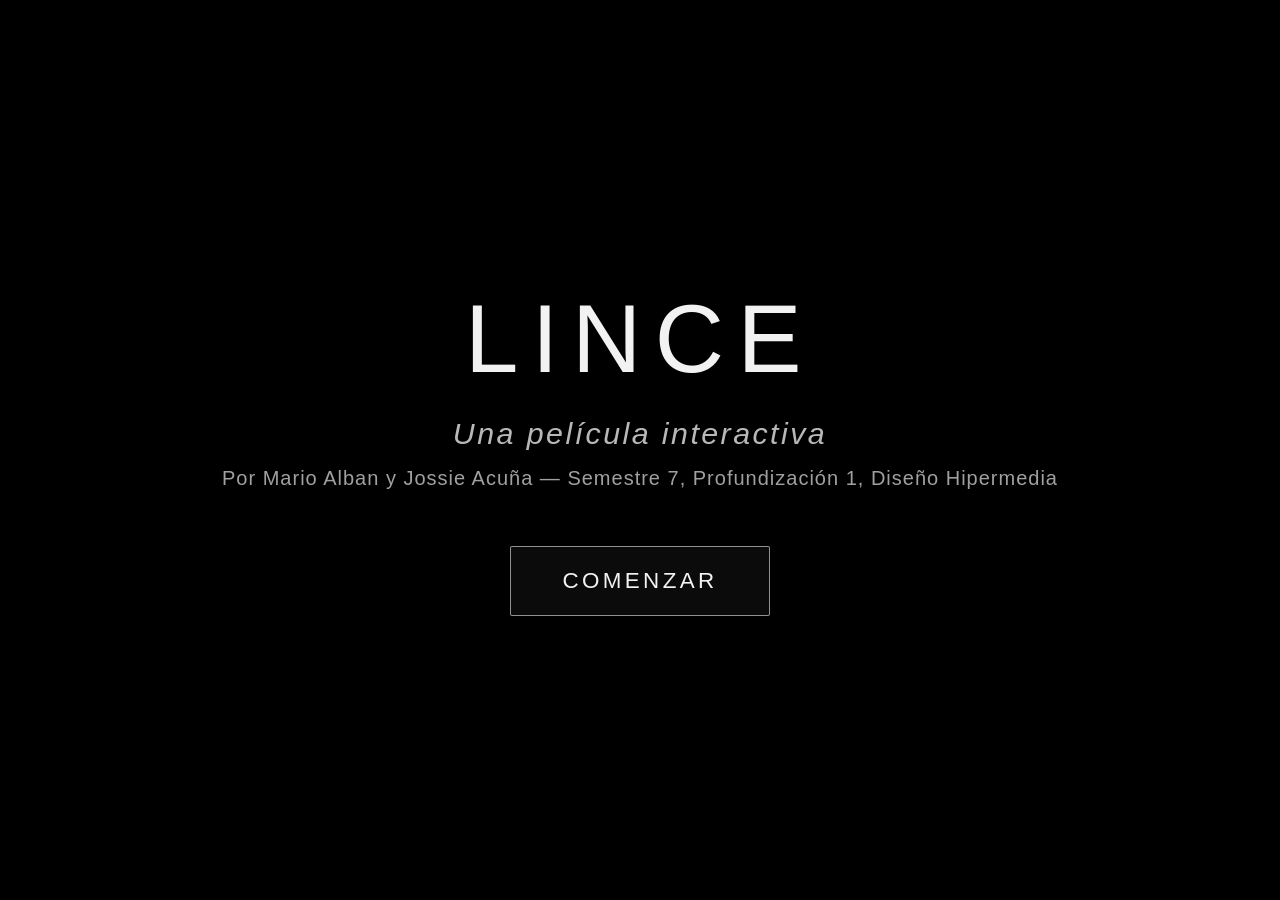
<file: proyectos/lince/index.html>
<!DOCTYPE html>
<html lang="es">
<head>
  <meta charset="UTF-8" />
  <meta name="viewport" content="width=device-width, initial-scale=1.0" />
  <title>LINCE</title>
  <meta name="description" content="Cortometraje interactivo hecho por Mario Alban y Jossie Acuña, Semestre 7, clase Profundización 1, Diseño Hipermedia." />
  <meta name="author" content="Mario Alban, Jossie Acuña" />
  <link rel="stylesheet" href="css/style.css" />
</head>
<body>

  <div id="cine">

    <video id="reproductor" playsinline></video>

    <!-- Barra de control del clip actual (aparece solo al pasar el mouse) -->
    <div id="controles" class="controles">
      <button id="btn-play-pausa" class="btn-play-pausa" aria-label="Reproducir o pausar">
        <svg id="icono-play" viewBox="0 0 24 24" width="18" height="18"><path fill="currentColor" d="M8 5v14l11-7z"/></svg>
        <svg id="icono-pausa" viewBox="0 0 24 24" width="18" height="18"><path fill="currentColor" d="M6 5h4v14H6zM14 5h4v14h-4z"/></svg>
      </button>

      <span id="tiempo-actual" class="tiempo">0:00</span>

      <div id="barra-progreso" class="barra-progreso">
        <div id="progreso-fondo" class="progreso-fondo"></div>
        <div id="progreso-relleno" class="progreso-relleno"></div>
        <div id="progreso-manija" class="progreso-manija"></div>
      </div>

      <span id="tiempo-total" class="tiempo">0:00</span>

      <button id="btn-pantalla-completa" class="btn-play-pausa" aria-label="Pantalla completa">
        <svg id="icono-expandir" viewBox="0 0 24 24" width="18" height="18"><path fill="currentColor" d="M7 14H5v5h5v-2H7v-3zm-2-4h2V7h3V5H5v5zm12 7h-3v2h5v-5h-2v3zM14 5v2h3v3h2V5h-5z"/></svg>
        <svg id="icono-contraer" viewBox="0 0 24 24" width="18" height="18"><path fill="currentColor" d="M5 16h3v3h2v-5H5v2zm3-8H5v2h5V5H8v3zm6 11h2v-3h3v-2h-5v5zm2-11V5h-2v5h5V8h-3z"/></svg>
      </button>
    </div>

    <!-- Pantalla de carga / portada -->
    <div id="portada" class="overlay">
      <h1 class="titulo">LINCE</h1>
      <p class="subtitulo">Una película interactiva</p>
      <p class="creditos">Por Mario Alban y Jossie Acuña — Semestre 7, Profundización 1, Diseño Hipermedia</p>
      <button id="btn-iniciar" class="boton-decision">COMENZAR</button>
    </div>

    <!-- Contenedor de botones de decisión (se llena dinámicamente) -->
    <div id="capa-decision" class="overlay oculto">
      <p id="texto-decision" class="pregunta-decision"></p>
      <div id="opciones-decision" class="opciones-decision"></div>
    </div>

    <!-- Pantalla de fin de escena / fin de historia -->
    <div id="capa-fin" class="overlay oculto">
      <p class="texto-fin">FIN</p>
      <button id="btn-reiniciar" class="boton-decision">VOLVER AL INICIO</button>
    </div>

  </div>

  <script src="js/script.js"></script>
</body>
</html>
</file>
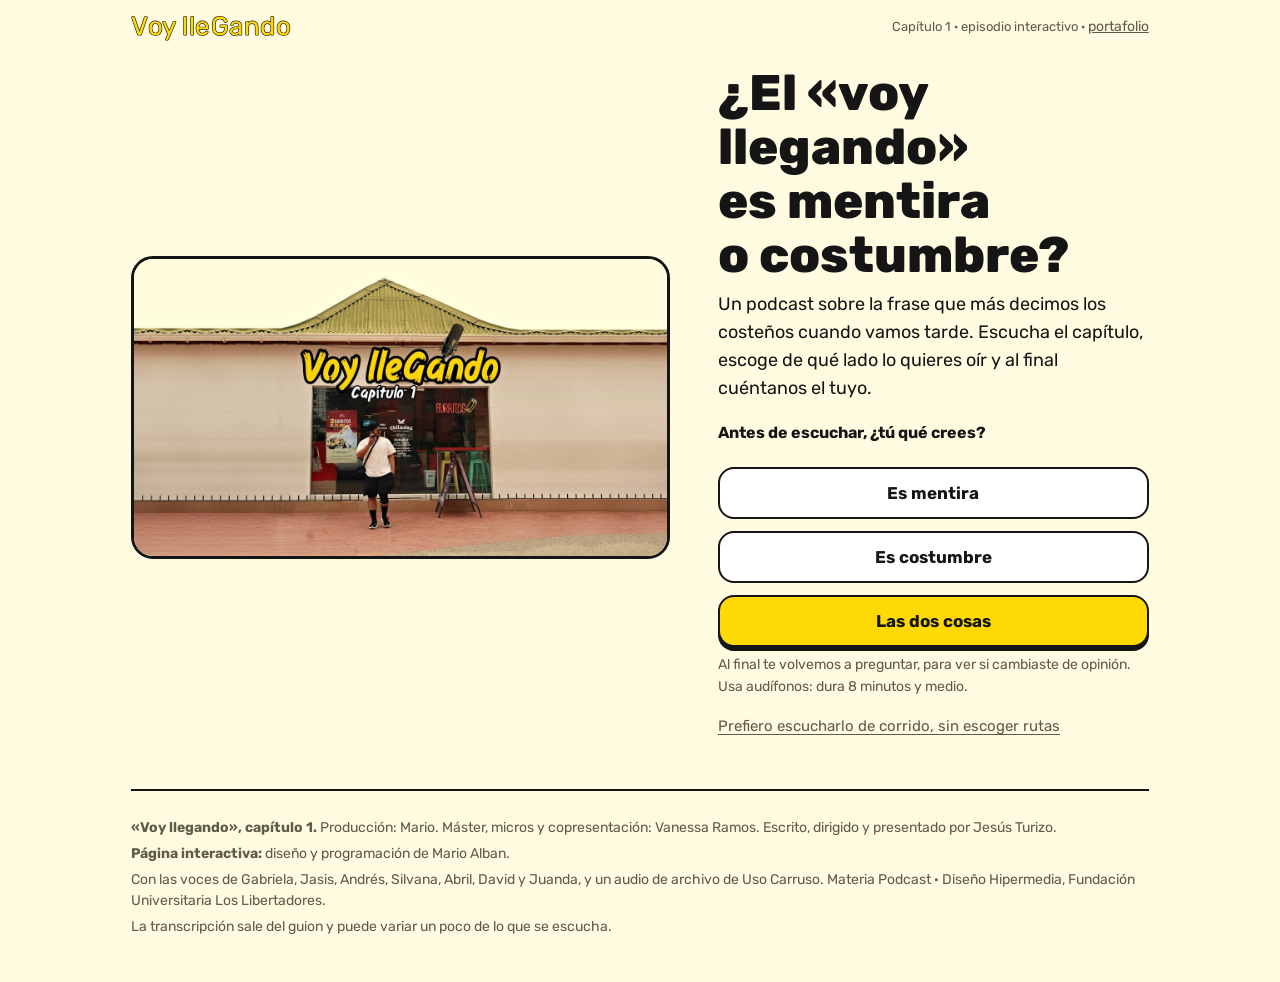
<file: proyectos/voy-llegando/index.html>
<!DOCTYPE html>
<html lang="es">
<head>
<meta charset="utf-8">
<meta name="viewport" content="width=device-width, initial-scale=1">
<title>Voy llegando · episodio interactivo</title>
<meta name="description" content="Podcast «Voy llegando», capítulo 1: escucha, escoge de qué lado oír la historia y cuenta tu propio voy llegando.">
<meta property="og:title" content="Voy llegando · episodio interactivo">
<meta property="og:image" content="imagenes/portada.jpg">
<link rel="preconnect" href="https://fonts.googleapis.com">
<link href="https://fonts.googleapis.com/css2?family=Permanent+Marker&family=Rubik:wght@400;500;700;800&display=swap" rel="stylesheet">
<link rel="stylesheet" href="css/style.css">
</head>
<body>
<div class="wrap">
 <header class="top"><span class="mark">Voy lleGando</span><small>Capítulo 1 · episodio interactivo · <a class="back" href="../../">portafolio</a></small></header>

 <!-- 1. INICIO -->
 <section id="intro">
  <div class="hero">
   <img class="cover" src="imagenes/portada.jpg" alt="Portada del capítulo 1: un muchacho habla por celular frente a un local de Cartagena, con el título Voy lleGando">
   <div>
    <h1>¿El «voy llegando» es mentira o costumbre?</h1>
    <p class="lead">Un podcast sobre la frase que más decimos los costeños cuando vamos tarde. Escucha el capítulo, escoge de qué lado lo quieres oír y al final cuéntanos el tuyo.</p>
    <p style="font-weight:700;margin-top:18px">Antes de escuchar, ¿tú qué crees?</p>
    <div class="votes" id="vote1">
     <button class="btn" data-v="mentira">Es mentira</button>
     <button class="btn" data-v="costumbre">Es costumbre</button>
     <button class="btn y" data-v="las dos">Las dos cosas</button>
    </div>
    <p class="muted" style="font-size:14px">Al final te volvemos a preguntar, para ver si cambiaste de opinión. Usa audífonos: dura 8 minutos y medio.</p>
    <button class="link" id="corrido">Prefiero escucharlo de corrido, sin escoger rutas</button>
   </div>
  </div>
 </section>

 <!-- 2. REPRODUCTOR -->
 <section id="player" class="hide">
  <div class="stage">
   <div class="card rel" id="now">
    <span class="chip" id="partName">Inicio</span>
    <div class="who" id="who">Jesús</div>
    <div class="blk" id="blk">Entrada</div>
    <div class="bar" id="seek" role="slider" aria-label="Avance de esta parte" tabindex="0" aria-valuemin="0" aria-valuemax="100" aria-valuenow="0"><i id="fill"></i></div>
    <div class="times"><span id="tNow">0:00</span><span id="tEnd">0:00</span></div>
    <div class="ctr">
     <button class="round" id="back" aria-label="Retroceder 10 segundos">−10</button>
     <button class="round play" id="pp" aria-label="Pausar"><svg viewBox="0 0 24 24" id="ppIcon"><path d="M6 4h4v16H6zM14 4h4v16h-4z"/></svg></button>
     <button class="btn y" id="next">Voy llegando →</button>
    </div>
    <div class="count" id="count"><b id="cNum">0</b><span>veces se ha dicho «voy llegando» en lo que llevas escuchado</span></div>
    <details class="parts" id="partsBox"><summary>Partes de esta ruta</summary><ol id="parts"></ol></details>
    <div class="wait hide" id="wait" aria-live="polite">
     <strong id="wMsg">Voy llegando…</strong>
     <div class="bar"><i id="wFill"></i></div>
     <span class="muted" id="wPct">0 %</span>
    </div>
   </div>
   <div class="card" style="padding:0">
    <div style="padding:14px 18px;border-bottom:2px solid var(--line)">
     <h3>La conversación</h3><span class="muted" style="font-size:13.5px;display:block;margin-top:2px">Toca una frase para ir ahí. Las palabras subrayadas tienen significado.</span>
    </div>
    <div class="chat" id="chat"></div>
   </div>
  </div>
 </section>

 <!-- 3. ESCOGER RUTA -->
 <section id="choose" class="hide">
  <h2 id="chooseTitle">¿De qué lado lo quieres oír?</h2>
  <p class="lead muted" id="chooseLead">Todos hemos sido los dos. Escoge uno; al terminar puedes oír el otro.</p>
  <div class="routes">
   <button class="route" data-r="espera">
    <span class="k">Ruta 1 · 3 min 42 s</span>
    <h3>El que espera</h3>
    <span>El que llega a tiempo, pregunta «ajá, ¿y dónde andas?» y se tiene que mamar la espera.</span>
    <ul><li>Jasis pone las reglas del tiempo</li><li>Andrés: depende de la persona</li><li>Silvana esperó casi dos horas</li><li>Abril y sus amigas impuntuales</li></ul>
   </button>
   <button class="route y" data-r="hace">
    <span class="k">Ruta 2 · 2 min 23 s</span>
    <h3>El que hace esperar</h3>
    <span>El que dice «voy llegando» mientras todavía se está bañando.</span>
    <ul><li>Vanessa: «¿pal mundial qué?»</li><li>David llega tarde, máximo una hora</li><li>Juanda y los 15 minutos de gracia</li><li>Cuando nos espera alguien que nos gusta</li></ul>
   </button>
  </div>
  <p style="margin-top:22px"><button class="link hide" id="toEnd">No, sigamos al final del capítulo</button></p>
 </section>

 <!-- 4. FINAL -->
 <section id="final" class="hide">
  <div class="final">
   <div class="card">
    <h2>¿Y ahora qué dices?</h2>
    <p class="muted" id="before"></p>
    <div class="votes" id="vote2">
     <button class="btn" data-v="mentira">Es mentira</button>
     <button class="btn" data-v="costumbre">Es costumbre</button>
     <button class="btn" data-v="las dos">Las dos cosas</button>
    </div>
    <p class="status" id="changed" aria-live="polite"></p>
    <h3 style="margin-top:18px">Tú y los entrevistados</h3>
    <div class="res" id="res"></div>
    <p class="note" id="resNote"></p>
    <p style="margin-top:16px"><button class="link" id="again">Volver a escuchar el capítulo</button></p>
   </div>
   <div class="card">
    <h2>Cuéntanos tu «voy llegando»</h2>
    <p class="muted">Jesús lo preguntó al final: ¿cuál fue tu «voy llegando» más personal? Tu historia nos llega y, cuando la revisemos, sale en el muro como anónima. Las mejores pueden aparecer en el capítulo 2.</p>
    <form id="form">
     <label for="txt">Tu historia</label>
     <textarea id="txt" maxlength="280" placeholder="Le dije a mi mamá que iba llegando y todavía estaba en la fila del bus…" required></textarea>
     <label for="lugar">Barrio o municipio (opcional)</label>
     <input id="lugar" maxlength="40" placeholder="Manga, Turbaco, El Carmen…">
     <input type="text" id="honey" name="_honey" tabindex="-1" autocomplete="off" aria-hidden="true" style="position:absolute;left:-9999px">
     <button class="btn y" type="submit" id="send">Enviar mi historia</button>
     <p class="status" id="sendMsg" aria-live="polite"></p>
    </form>
    <h3 style="margin-top:20px">El muro</h3>
    <div class="wall" id="wall"></div>
   </div>
  </div>
 </section>

 <footer>
  <p><b>«Voy llegando», capítulo 1.</b> Producción: Mario. Máster, micros y copresentación: Vanessa Ramos. Escrito, dirigido y presentado por Jesús Turizo.</p>
  <p><b>Página interactiva:</b> diseño y programación de Mario Alban.</p>
  <p>Con las voces de Gabriela, Jasis, Andrés, Silvana, Abril, David y Juanda, y un audio de archivo de Uso Carruso. Materia Podcast · Diseño Hipermedia, Fundación Universitaria Los Libertadores.</p>
  <p>La transcripción sale del guion y puede variar un poco de lo que se escucha.</p>
 </footer>
</div>

<audio id="au" preload="auto"></audio>
<div class="pop hide" id="pop" role="tooltip"></div>

<script src="js/transcripcion.js"></script>
<script src="js/script.js"></script>
</body>
</html>
</file>
<file: proyectos/lince/css/style.css>
/* =========================================================
   ANDRÉS Y EL LINCE — Estilos de la experiencia cinematográfica
   ========================================================= */

* {
  box-sizing: border-box;
  margin: 0;
  padding: 0;
}

html, body {
  width: 100%;
  height: 100%;
  background: #000;
  overflow: hidden;
  font-family: 'Helvetica Neue', Arial, sans-serif;
}

#cine {
  position: relative;
  width: 100vw;
  height: 100vh;
  background: #000;
  display: flex;
  align-items: center;
  justify-content: center;
}

#reproductor {
  width: 100%;
  height: 100%;
  object-fit: contain;
  background: #000;
}

/* ---------------------------------------------------------
   Capas superpuestas (portada, decisión, fin)
   --------------------------------------------------------- */

.overlay {
  position: absolute;
  top: 0;
  left: 0;
  width: 100%;
  height: 100%;
  display: flex;
  flex-direction: column;
  align-items: center;
  justify-content: center;
  text-align: center;
  padding: 5vh 5vw;
  background: linear-gradient(
    to top,
    rgba(0, 0, 0, 0.85) 0%,
    rgba(0, 0, 0, 0.35) 35%,
    rgba(0, 0, 0, 0.0) 60%
  );
  opacity: 0;
  pointer-events: none;
  transition: opacity 0.6s ease;
  z-index: 10;
}

.overlay:not(.oculto) {
  opacity: 1;
  pointer-events: auto;
}

.oculto {
  opacity: 0 !important;
  pointer-events: none !important;
}

/* ---------------------------------------------------------
   Portada
   --------------------------------------------------------- */

.titulo {
  color: #f2f2f2;
  font-size: clamp(3rem, 8vw, 6rem);
  letter-spacing: 0.14em;
  font-weight: 300;
  text-transform: uppercase;
  margin-bottom: 1.4rem;
  text-shadow: 0 2px 12px rgba(0,0,0,0.8);
}

.subtitulo {
  color: #b8b8b8;
  font-size: clamp(1.3rem, 2.8vw, 1.9rem);
  letter-spacing: 0.08em;
  margin-bottom: 1rem;
  font-style: italic;
}

.creditos {
  color: #a0a0a0;
  font-size: clamp(1rem, 1.8vw, 1.25rem);
  letter-spacing: 0.05em;
  margin-bottom: 3.5rem;
  max-width: 85%;
}

/* ---------------------------------------------------------
   Decisión narrativa
   --------------------------------------------------------- */

.pregunta-decision {
  color: #f2f2f2;
  font-size: clamp(1.6rem, 3.6vw, 2.6rem);
  letter-spacing: 0.03em;
  margin-bottom: 3rem;
  max-width: 80%;
  text-shadow: 0 2px 10px rgba(0,0,0,0.9);
}

.opciones-decision {
  display: flex;
  flex-wrap: wrap;
  gap: 1.6rem;
  justify-content: center;
}

/* ---------------------------------------------------------
   Botones
   --------------------------------------------------------- */

.boton-decision {
  background: rgba(20, 20, 20, 0.55);
  color: #f2f2f2;
  border: 1px solid rgba(255, 255, 255, 0.55);
  border-radius: 2px;
  padding: 1.3rem 3.2rem;
  font-size: clamp(1.1rem, 2.2vw, 1.4rem);
  letter-spacing: 0.15em;
  text-transform: uppercase;
  font-weight: 400;
  cursor: pointer;
  backdrop-filter: blur(4px);
  -webkit-backdrop-filter: blur(4px);
  transition: background 0.3s ease, border-color 0.3s ease, transform 0.2s ease;
}

.boton-decision:hover,
.boton-decision:focus-visible {
  background: rgba(255, 255, 255, 0.15);
  border-color: #ffffff;
  transform: translateY(-2px);
  outline: none;
}

.boton-decision:active {
  transform: translateY(0);
}

/* ---------------------------------------------------------
   Barra de control del clip actual (aparece con hover)
   --------------------------------------------------------- */

.controles {
  position: absolute;
  left: 0;
  bottom: 0;
  width: 100%;
  display: flex;
  align-items: center;
  gap: 1rem;
  padding: 1.6rem 2.2rem 1.4rem;
  background: linear-gradient(
    to top,
    rgba(0, 0, 0, 0.75) 0%,
    rgba(0, 0, 0, 0.0) 100%
  );
  opacity: 0;
  pointer-events: none;
  transition: opacity 0.35s ease;
  z-index: 5;
}

.controles.visible {
  opacity: 1;
  pointer-events: auto;
}

.btn-play-pausa {
  background: none;
  border: none;
  color: #f2f2f2;
  cursor: pointer;
  display: flex;
  align-items: center;
  justify-content: center;
  padding: 0.3rem;
  opacity: 0.9;
  transition: opacity 0.2s ease;
  flex-shrink: 0;
}

.btn-play-pausa:hover {
  opacity: 1;
}

.tiempo {
  color: #e0e0e0;
  font-size: 0.8rem;
  letter-spacing: 0.03em;
  font-variant-numeric: tabular-nums;
  flex-shrink: 0;
  min-width: 2.6em;
  text-align: center;
}

.barra-progreso {
  position: relative;
  flex: 1;
  height: 18px;
  display: flex;
  align-items: center;
  cursor: pointer;
}

.progreso-fondo {
  position: absolute;
  left: 0;
  right: 0;
  height: 3px;
  background: rgba(255, 255, 255, 0.25);
  border-radius: 2px;
  transition: height 0.15s ease;
}

.progreso-relleno {
  position: absolute;
  left: 0;
  height: 3px;
  width: 0%;
  background: #f2f2f2;
  border-radius: 2px;
  pointer-events: none;
  transition: height 0.15s ease;
}

.progreso-manija {
  position: absolute;
  left: 0%;
  width: 12px;
  height: 12px;
  border-radius: 50%;
  background: #f2f2f2;
  transform: translateX(-50%) scale(0);
  transition: transform 0.15s ease;
  pointer-events: none;
  box-shadow: 0 0 6px rgba(0,0,0,0.6);
}

.barra-progreso:hover .progreso-fondo,
.barra-progreso:hover .progreso-relleno {
  height: 5px;
}

.barra-progreso:hover .progreso-manija {
  transform: translateX(-50%) scale(1);
}

/* ---------------------------------------------------------
   Fin de historia
   --------------------------------------------------------- */

.texto-fin {
  color: #f2f2f2;
  font-size: clamp(2.2rem, 5.5vw, 3.6rem);
  letter-spacing: 0.3em;
  font-weight: 300;
  margin-bottom: 3.5rem;
  text-transform: uppercase;
}

/* ---------------------------------------------------------
   Responsivo
   --------------------------------------------------------- */

@media (max-width: 600px) {
  .opciones-decision {
    flex-direction: column;
    width: 100%;
  }

  .boton-decision {
    width: 100%;
  }

  .controles {
    padding: 1.2rem 1.2rem 1rem;
    gap: 0.7rem;
  }

  .tiempo {
    font-size: 0.7rem;
  }
}

/* Íconos que empiezan ocultos (el script los muestra al pausar o al entrar en pantalla completa) */
#icono-pausa,
#icono-contraer {
  display: none;
}
</file>
<file: proyectos/voy-llegando/css/style.css>
/* VOICE: costeño, con humor, como un chat entre amigos
   IDEA: la página se comporta como el que dice «voy llegando»: el botón para seguir se queda pegado en 90 %
   PICTURE: la portada real del capítulo y el reproductor con la conversación como chat
   COLOUR and TYPE: amarillo de la portada, negro de su borde, crema del cielo; Permanent Marker para la marca, Rubik para todo lo demás
   LAYOUT: una columna tipo celular; en pantallas anchas el reproductor y la transcripción van lado a lado */
:root{color-scheme:light dark;
 --bg:light-dark(#FFFBE0,#15130b);--card:light-dark(#ffffff,#221f13);--ink:light-dark(#151515,#fff7d4);
 --mute:light-dark(#5f5b49,#bdb59b);--y:#FFD903;--yink:#151515;--line:light-dark(#151515,#fff7d4);--soft:light-dark(#fff3a6,#3a3315)}
:root[data-theme=light]{color-scheme:light}:root[data-theme=dark]{color-scheme:dark}
*{box-sizing:border-box;min-width:0}
body{margin:0;background:var(--bg);color:var(--ink);font:16px/1.55 Rubik,system-ui,sans-serif;overflow-x:clip}
button{font:inherit;color:inherit;cursor:pointer}
button:focus-visible,a:focus-visible,textarea:focus-visible,input:focus-visible{outline:3px solid var(--y);outline-offset:2px}
.wrap{max-width:1120px;margin:0 auto;padding:0 max(4vw,16px)}
.top{display:flex;align-items:center;justify-content:space-between;gap:12px;padding:14px 0}
.mark{font-family:'Permanent Marker',Rubik,system-ui,sans-serif;font-size:26px;line-height:1;color:var(--y);-webkit-text-stroke:1.2px var(--yink);paint-order:stroke fill;letter-spacing:.5px}
.top small{color:var(--mute);font-size:13px;text-align:right}
h1,h2,h3{line-height:1.08;text-wrap:balance;margin:0}
h1{font-size:clamp(32px,5.4vw,50px);font-weight:800}
h2{font-size:clamp(26px,3.6vw,36px);font-weight:800}
h3{font-size:19px;font-weight:700}
p{margin:.5em 0}
.muted{color:var(--mute)}
.btn{display:flex;align-items:center;justify-content:center;gap:8px;min-height:52px;padding:10px 18px;border:2.5px solid var(--line);border-radius:16px;background:var(--card);font-weight:700;font-size:17px;transition:transform .12s}
.btn:active{transform:translateY(2px)}
.btn.y{background:var(--y);color:var(--yink);border-color:var(--yink);box-shadow:0 4px 0 var(--yink)}
.btn.y:active{box-shadow:0 1px 0 var(--yink)}
.link{background:none;border:0;padding:8px 0;text-decoration:underline;text-underline-offset:3px;color:var(--mute);font-size:15px;min-height:44px}
.hide{display:none!important}
section{padding:12px 0 40px}

/* intro */
.hero{display:grid;grid-template-columns:minmax(0,1.25fr) minmax(0,1fr);gap:clamp(20px,4vw,48px);align-items:center}
.cover{width:100%;aspect-ratio:16/9;object-fit:cover;border:3px solid var(--line);border-radius:22px;display:block;background:#e9e3bf}
.votes{display:grid;gap:12px;margin:22px 0 6px}
.lead{font-size:18px;max-width:34em}

/* reproductor */
.stage{display:grid;grid-template-columns:minmax(0,1fr) minmax(0,1fr);gap:24px;align-items:start}
.card{background:var(--card);border:2.5px solid var(--line);border-radius:22px;padding:18px}
.chip{display:inline-flex;align-items:center;gap:6px;font-size:13px;font-weight:500;padding:4px 10px;border-radius:999px;background:var(--soft);border:1.5px solid var(--line)}
.who{font-size:clamp(34px,5vw,46px);font-weight:800;line-height:1;margin:14px 0 4px}
.blk{font-size:17px;color:var(--mute)}
.bar{position:relative;height:14px;border:2px solid var(--line);border-radius:9px;background:var(--bg);margin:18px 0 6px;overflow:hidden;cursor:pointer}
.bar i{position:absolute;inset:0 auto 0 0;width:0;background:var(--y);border-right:2px solid var(--yink)}
.times{display:flex;justify-content:space-between;font-size:13px;color:var(--mute);font-variant-numeric:tabular-nums}
.ctr{display:grid;grid-template-columns:56px 64px minmax(0,1fr);gap:10px;margin-top:16px;align-items:center}
.round{width:56px;height:56px;border-radius:50%;border:2.5px solid var(--line);background:var(--card);display:grid;place-items:center;font-size:14px;font-weight:700}
.play{width:64px;height:64px;background:var(--ink);color:var(--bg);border-color:var(--ink)}
.play svg{width:26px;height:26px;fill:currentColor}
.count{display:flex;align-items:baseline;gap:10px;margin-top:18px;padding-top:14px;border-top:2px dashed var(--line)}
.count b{font-size:40px;font-weight:800;line-height:1;font-variant-numeric:tabular-nums}
.count.bump b{animation:bump .5s}
@keyframes bump{40%{transform:scale(1.35);color:#d79f00}}
.parts{margin-top:14px}
.parts summary{cursor:pointer;font-weight:500;padding:10px 0}
.parts ol{margin:4px 0 0;padding:0;list-style:none;display:grid;gap:6px}
.parts li button{width:100%;text-align:left;display:flex;justify-content:space-between;gap:10px;padding:10px 12px;border-radius:12px;border:1.5px solid var(--line);background:var(--bg);font-size:15px;min-height:44px}
.parts li button.on{background:var(--y);color:var(--yink)}
.parts li span{font-variant-numeric:tabular-nums;color:inherit;opacity:.75;white-space:nowrap}

/* la espera */
.wait{position:absolute;inset:0;border-radius:20px;background:var(--card);display:grid;place-content:center;gap:12px;padding:24px;text-align:center;z-index:2}
.wait .bar{width:min(320px,70vw);height:20px;margin:0 auto}
.wait .bar i{transition:width .7s ease-out}
.wait strong{font-size:24px}
.rel{position:relative}

/* chat / transcripción */
.chat{position:relative;height:min(62vh,560px);overflow-y:auto;padding:16px;display:flex;flex-direction:column;gap:10px}
.msg{max-width:88%;padding:9px 13px;border-radius:16px 16px 16px 4px;border:1.5px solid var(--line);background:var(--bg);font-size:15.5px;cursor:pointer;opacity:.55;transition:opacity .2s}
.msg.me{align-self:flex-end;border-radius:16px 16px 4px 16px}
.msg small{display:block;font-weight:700;font-size:12.5px;margin-bottom:2px}
.msg.past{opacity:.85}
.msg.on{opacity:1;background:var(--y);color:var(--yink);border-color:var(--yink)}
.w{all:unset;cursor:help;text-decoration:underline dotted 2px;text-underline-offset:3px;font-weight:500}
.w:focus-visible{outline:2px solid var(--ink)}
.pop{position:fixed;z-index:9;max-width:290px;background:var(--ink);color:var(--bg);border-radius:14px;padding:12px 14px;font-size:14.5px;line-height:1.4;box-shadow:0 8px 24px #0004}
.pop b{color:var(--y)}
.pop .who2{display:block;font-size:12.5px;opacity:.7;margin-top:4px}

/* rutas */
.routes{display:grid;grid-template-columns:minmax(0,1fr) minmax(0,1fr);gap:18px;margin-top:20px}
.route{all:unset;cursor:pointer;display:block;border:3px solid var(--line);border-radius:22px;padding:22px;background:var(--card);box-shadow:0 6px 0 var(--line);transition:transform .12s}
.route:hover{transform:translateY(-3px)}
.route:focus-visible{outline:3px solid var(--y);outline-offset:3px}
.route .k{font-size:13px;font-weight:500;color:var(--mute)}
.route h3{font-size:26px;font-weight:800;margin:6px 0 8px}
.route ul{margin:10px 0 0;padding-left:18px;font-size:15px}
.route.y{background:var(--y);color:var(--yink);border-color:var(--yink);box-shadow:0 6px 0 var(--yink)}
.route.y .k{color:#4b4200}

/* final */
.final{display:grid;grid-template-columns:minmax(0,1fr) minmax(0,1.15fr);gap:24px;align-items:start}
.res{display:grid;gap:10px;margin-top:14px}
.row{display:grid;grid-template-columns:96px minmax(0,1fr) 58px;gap:10px;align-items:center;font-size:15px}
.row .t{height:22px;border:2px solid var(--line);border-radius:8px;overflow:hidden;background:var(--bg)}
.row .t i{display:block;height:100%;background:var(--y);border-right:2px solid var(--yink);width:0;transition:width .6s}
.row b{text-align:right;white-space:nowrap;font-variant-numeric:tabular-nums}
.note{font-size:14px;color:var(--mute);margin-top:10px}
form{display:grid;gap:10px;margin-top:12px}
textarea,input{font:inherit;font-size:16px;color:var(--ink);background:var(--bg);border:2px solid var(--line);border-radius:14px;padding:12px;width:100%}
textarea{min-height:110px;resize:vertical}
label{font-size:14px;font-weight:500}
.wall{display:grid;gap:12px;margin-top:16px}
.post{border:2px solid var(--line);border-radius:16px 16px 16px 4px;background:var(--card);padding:12px 14px}
.post .meta{display:flex;justify-content:space-between;gap:10px;font-size:13px;color:var(--mute);margin-bottom:4px}
.post .del{background:none;border:0;color:var(--mute);text-decoration:underline;font-size:13px;padding:0;min-height:0}
.empty{border:2px dashed var(--line);border-radius:16px;padding:18px;color:var(--mute);text-align:center}
.status{font-size:14px;min-height:1.4em}
footer{border-top:2px solid var(--line);padding:22px 0 40px;font-size:14px;color:var(--mute)}
footer p{margin:.3em 0}

@media(max-width:860px){.hero,.stage,.final{grid-template-columns:minmax(0,1fr)}.chat{height:52vh}}
@media(max-width:600px){.routes{grid-template-columns:minmax(0,1fr)}.top small{display:none}.who{margin-top:10px}.route h3{font-size:23px}}
@media(prefers-reduced-motion:reduce){*{transition:none!important;animation:none!important;scroll-behavior:auto!important}}
.back{font-size:14px;color:var(--mute)}
.who3{font-weight:700}
.post.cap{background:var(--soft)}
</file>
